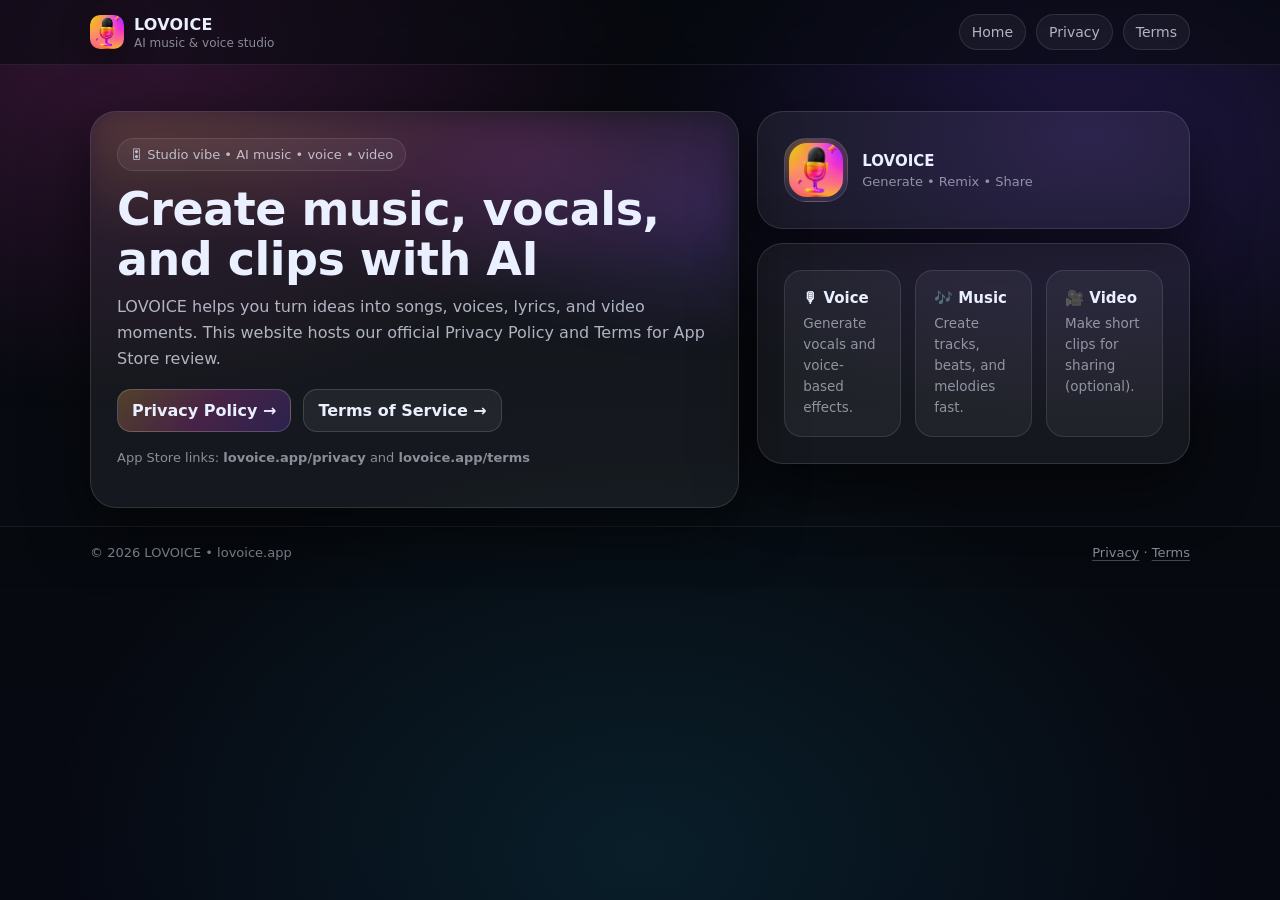
<file: index.html>
<!doctype html>
<html lang="en">
<head>
  <meta charset="utf-8" />
  <meta name="viewport" content="width=device-width, initial-scale=1" />
  <title>LOVOICE — AI Music & Voice Studio</title>
  <meta name="description" content="LOVOICE is an AI music & voice studio. Generate songs, vocals, lyrics, and video clips." />
  <meta property="og:title" content="LOVOICE — AI Music & Voice Studio" />
  <meta property="og:description" content="Generate songs, vocals, lyrics, and video clips with AI." />
  <meta property="og:type" content="website" />
  <meta property="og:image" content="/assets/logo.png" />
  <link rel="icon" href="/assets/logo.png" />
  <link rel="stylesheet" href="/assets/styles.css" />
</head>
<body>
  <header class="topbar">
    <div class="container">
      <nav class="nav">
        <a class="brand" href="/index.html">
          <img src="/assets/logo.png" alt="LOVOICE logo">
          <div>
            <div class="name">LOVOICE</div>
            <span class="tag">AI music & voice studio</span>
          </div>
        </a>

        <div class="menu">
          <a class="pill" data-nav href="/index.html">Home</a>
          <a class="pill" data-nav href="/privacy.html">Privacy</a>
          <a class="pill" data-nav href="/terms.html">Terms</a>
        </div>
      </nav>
    </div>
  </header>

  <main class="container hero">
    <div class="heroGrid">
      <section class="card glow">
        <div class="cardInner">
          <div class="kicker">🎛 Studio vibe • AI music • voice • video</div>
          <h1>Create music, vocals, and clips with AI</h1>
          <p class="lead">
            LOVOICE helps you turn ideas into songs, voices, lyrics, and video moments.
            This website hosts our official Privacy Policy and Terms for App Store review.
          </p>

          <div class="actions">
            <a class="btn primary" href="/privacy.html">Privacy Policy →</a>
            <a class="btn" href="/terms.html">Terms of Service →</a>
          </div>

          <p class="small" style="margin-top:16px; color:rgba(234,240,255,.55); font-size:13px; line-height:1.55;">
            App Store links: <strong>lovoice.app/privacy</strong> and <strong>lovoice.app/terms</strong>
          </p>
        </div>
      </section>

      <aside class="side">
        <div class="card">
          <div class="cardInner mini">
            <div class="miniLogo">
              <img src="/assets/logo.png" alt="LOVOICE icon">
            </div>
            <div class="miniText">
              <strong>LOVOICE</strong>
              <span>Generate • Remix • Share</span>
            </div>
          </div>
        </div>

        <div class="card">
          <div class="cardInner">
            <div class="grid3">
              <div class="feature">
                <h3>🎙 Voice</h3>
                <p>Generate vocals and voice-based effects.</p>
              </div>
              <div class="feature">
                <h3>🎶 Music</h3>
                <p>Create tracks, beats, and melodies fast.</p>
              </div>
              <div class="feature">
                <h3>🎥 Video</h3>
                <p>Make short clips for sharing (optional).</p>
              </div>
            </div>
          </div>
        </div>
      </aside>
    </div>
  </main>

  <footer class="footer">
    <div class="container">
      <div class="footerRow">
        <div>© <span data-year></span> LOVOICE • lovoice.app</div>
        <div>
          <a href="/privacy.html">Privacy</a> ·
          <a href="/terms.html">Terms</a>
        </div>
      </div>
    </div>
  </footer>

  <script src="/assets/app.js"></script>
</body>
</html>
</file>
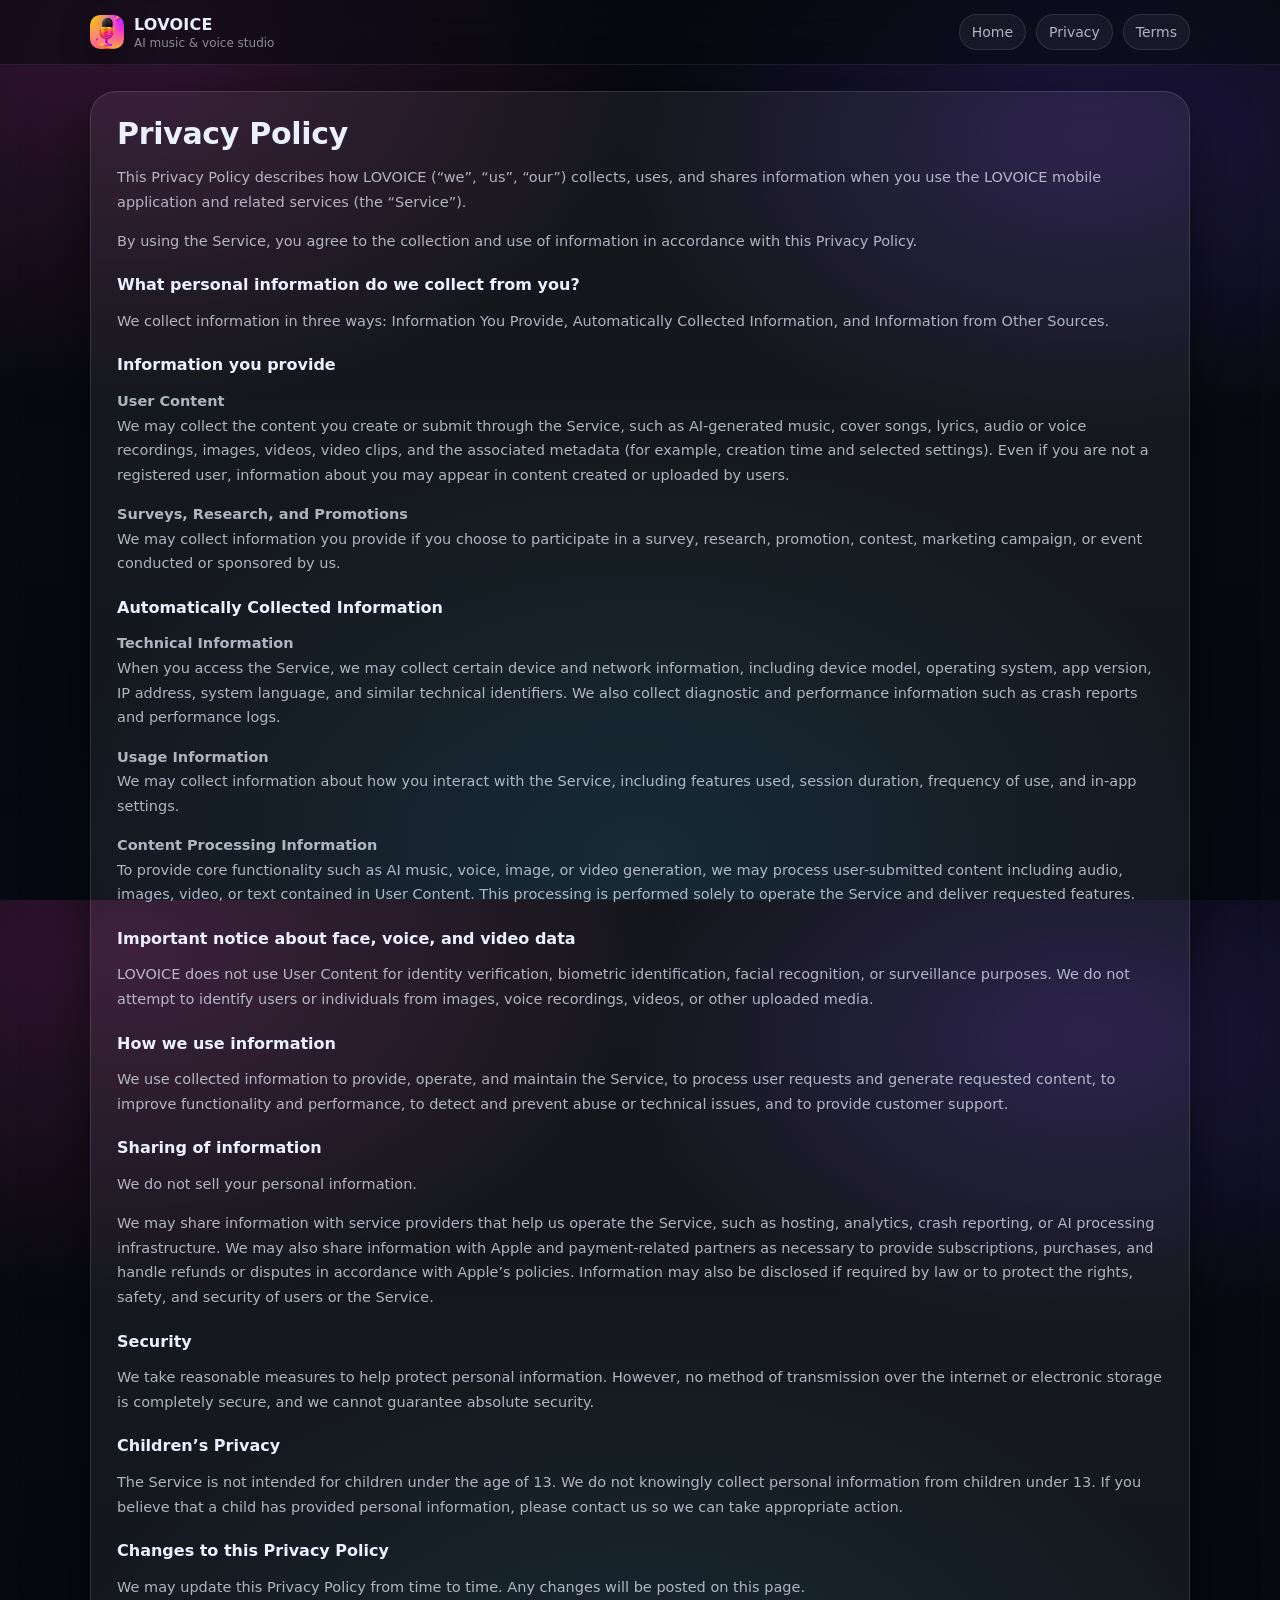
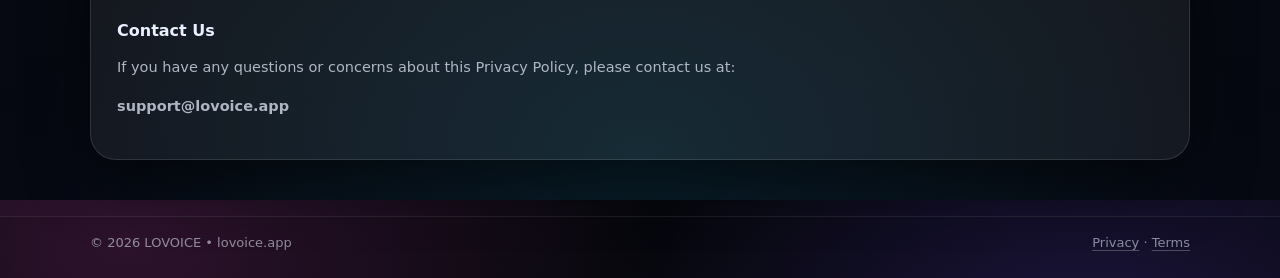
<file: privacy.html>
<!doctype html>
<html lang="en">
<head>
  <meta charset="utf-8" />
  <meta name="viewport" content="width=device-width, initial-scale=1" />
  <title>Privacy Policy — LOVOICE</title>
  <meta name="description" content="LOVOICE Privacy Policy" />
  <link rel="icon" href="/assets/logo.png" />
  <link rel="stylesheet" href="/assets/styles.css" />
</head>
<body>
  <header class="topbar">
    <div class="container">
      <nav class="nav">
        <a class="brand" href="/index.html">
          <img src="/assets/logo.png" alt="LOVOICE logo">
          <div>
            <div class="name">LOVOICE</div>
            <span class="tag">AI music & voice studio</span>
          </div>
        </a>

        <div class="menu">
          <a class="pill" data-nav href="/index.html">Home</a>
          <a class="pill" data-nav href="/privacy.html">Privacy</a>
          <a class="pill" data-nav href="/terms.html">Terms</a>
        </div>
      </nav>
    </div>
  </header>

  <main class="container page">
    <section class="card doc">
      <h1>Privacy Policy</h1>

      <p>This Privacy Policy describes how LOVOICE (“we”, “us”, “our”) collects, uses, and shares information when you use the LOVOICE mobile application and related services (the “Service”).</p>
      <p>By using the Service, you agree to the collection and use of information in accordance with this Privacy Policy.</p>

      <h2>What personal information do we collect from you?</h2>
      <p>We collect information in three ways: Information You Provide, Automatically Collected Information, and Information from Other Sources.</p>

      <h2>Information you provide</h2>
      <p><strong>User Content</strong><br>
      We may collect the content you create or submit through the Service, such as AI-generated music, cover songs, lyrics, audio or voice recordings, images, videos, video clips, and the associated metadata (for example, creation time and selected settings). Even if you are not a registered user, information about you may appear in content created or uploaded by users.</p>

      <p><strong>Surveys, Research, and Promotions</strong><br>
      We may collect information you provide if you choose to participate in a survey, research, promotion, contest, marketing campaign, or event conducted or sponsored by us.</p>

      <h2>Automatically Collected Information</h2>
      <p><strong>Technical Information</strong><br>
      When you access the Service, we may collect certain device and network information, including device model, operating system, app version, IP address, system language, and similar technical identifiers. We also collect diagnostic and performance information such as crash reports and performance logs.</p>

      <p><strong>Usage Information</strong><br>
      We may collect information about how you interact with the Service, including features used, session duration, frequency of use, and in-app settings.</p>

      <p><strong>Content Processing Information</strong><br>
      To provide core functionality such as AI music, voice, image, or video generation, we may process user-submitted content including audio, images, video, or text contained in User Content. This processing is performed solely to operate the Service and deliver requested features.</p>

      <h2>Important notice about face, voice, and video data</h2>
      <p>LOVOICE does not use User Content for identity verification, biometric identification, facial recognition, or surveillance purposes. We do not attempt to identify users or individuals from images, voice recordings, videos, or other uploaded media.</p>

      <h2>How we use information</h2>
      <p>We use collected information to provide, operate, and maintain the Service, to process user requests and generate requested content, to improve functionality and performance, to detect and prevent abuse or technical issues, and to provide customer support.</p>

      <h2>Sharing of information</h2>
      <p>We do not sell your personal information.</p>
      <p>We may share information with service providers that help us operate the Service, such as hosting, analytics, crash reporting, or AI processing infrastructure. We may also share information with Apple and payment-related partners as necessary to provide subscriptions, purchases, and handle refunds or disputes in accordance with Apple’s policies. Information may also be disclosed if required by law or to protect the rights, safety, and security of users or the Service.</p>

      <h2>Security</h2>
      <p>We take reasonable measures to help protect personal information. However, no method of transmission over the internet or electronic storage is completely secure, and we cannot guarantee absolute security.</p>

      <h2>Children’s Privacy</h2>
      <p>The Service is not intended for children under the age of 13. We do not knowingly collect personal information from children under 13. If you believe that a child has provided personal information, please contact us so we can take appropriate action.</p>

      <h2>Changes to this Privacy Policy</h2>
      <p>We may update this Privacy Policy from time to time. Any changes will be posted on this page.</p>

      <h2>Contact Us</h2>
      <p>If you have any questions or concerns about this Privacy Policy, please contact us at:</p>
      <p><strong>support@lovoice.app</strong></p>
    </section>
  </main>

  <footer class="footer">
    <div class="container">
      <div class="footerRow">
        <div>© <span data-year></span> LOVOICE • lovoice.app</div>
        <div>
          <a href="/privacy.html">Privacy</a> ·
          <a href="/terms.html">Terms</a>
        </div>
      </div>
    </div>
  </footer>

  <script src="/assets/app.js"></script>
</body>
</html>
</file>
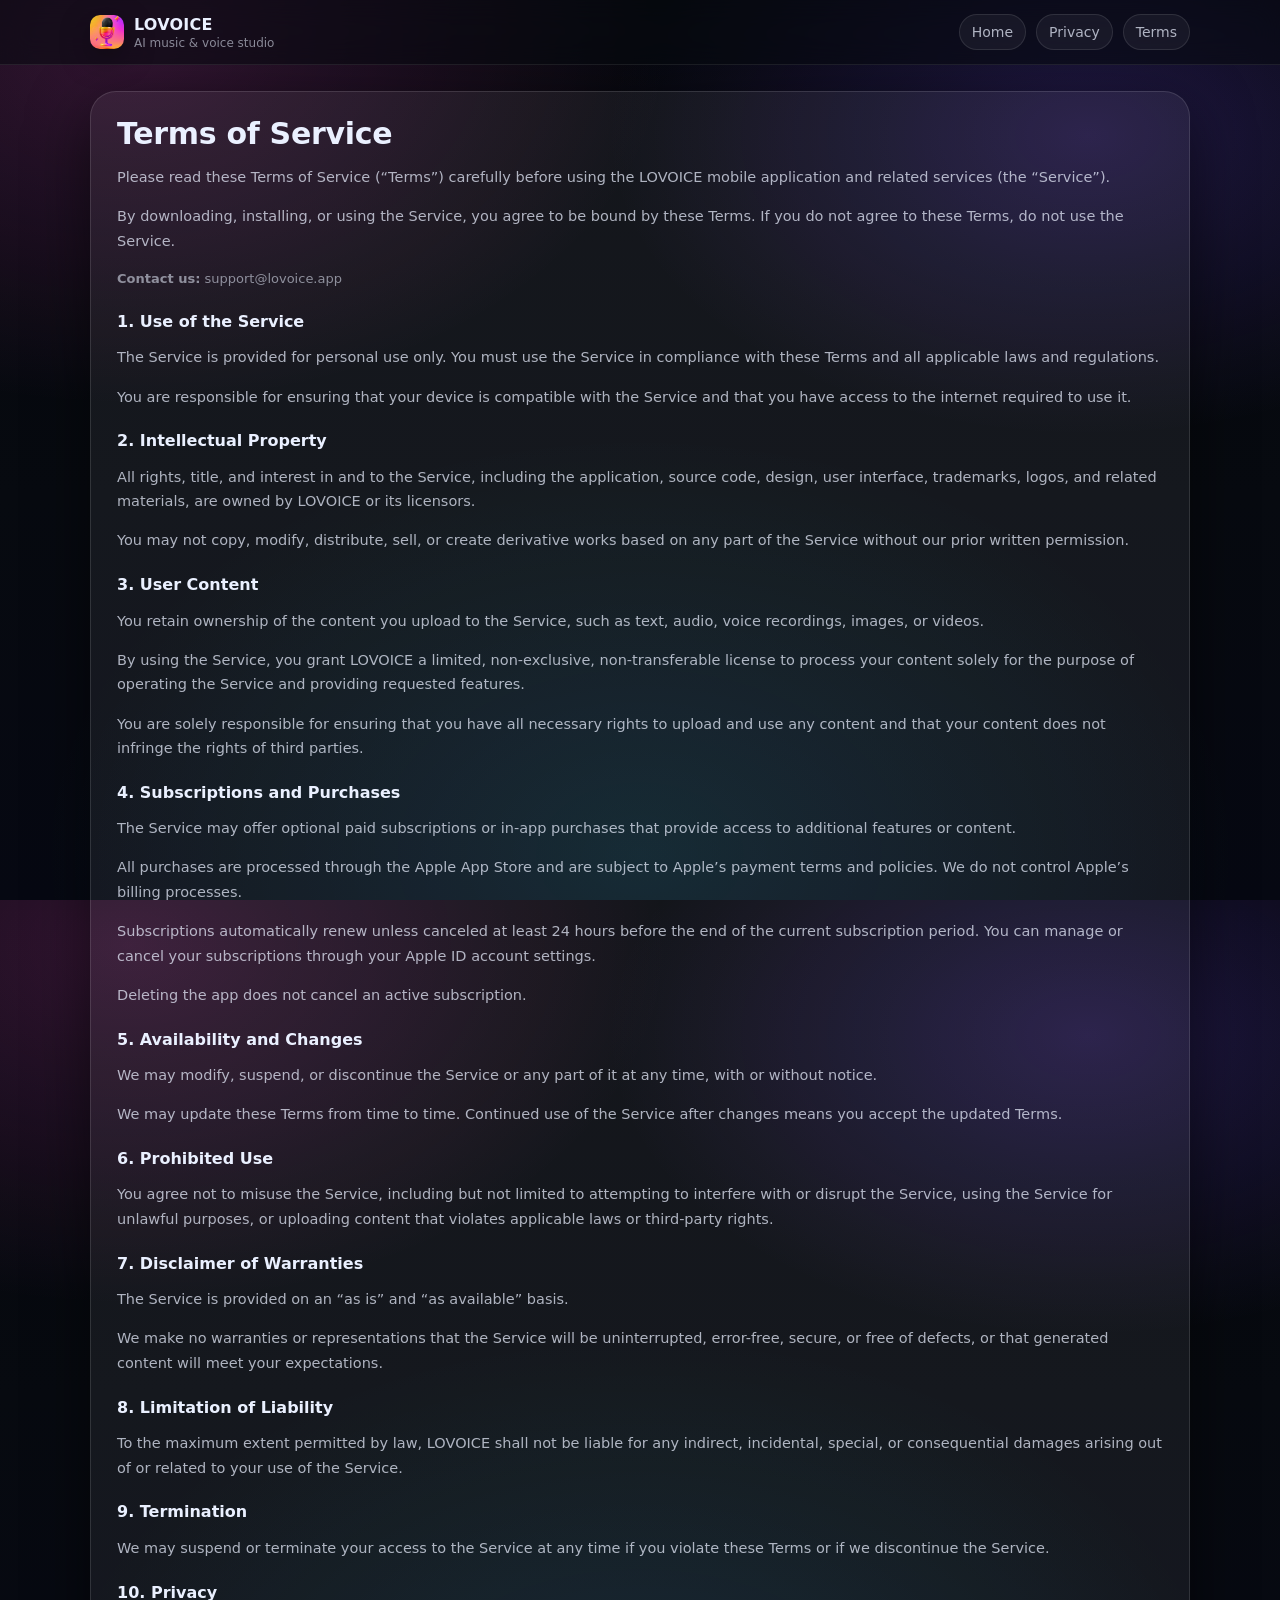
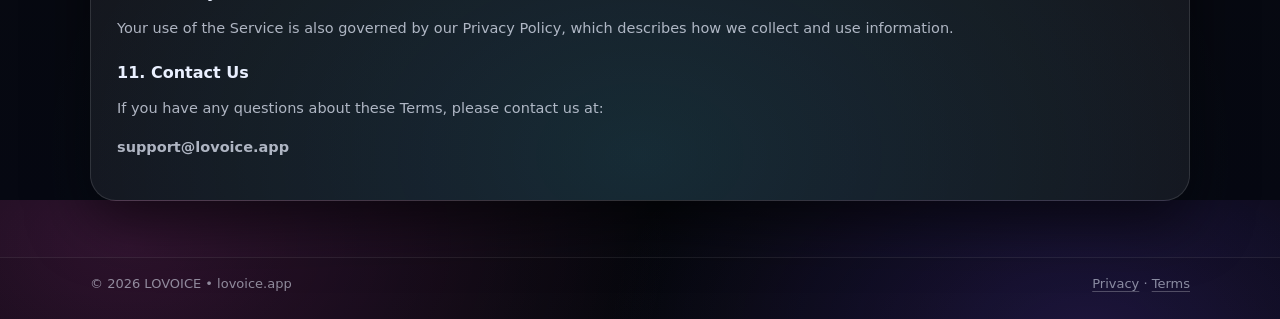
<file: terms.html>
<!doctype html>
<html lang="en">
<head>
  <meta charset="utf-8" />
  <meta name="viewport" content="width=device-width, initial-scale=1" />
  <title>Terms of Service — LOVOICE</title>
  <meta name="description" content="LOVOICE Terms of Service" />
  <link rel="icon" href="/assets/logo.png" />
  <link rel="stylesheet" href="/assets/styles.css" />
</head>
<body>
  <header class="topbar">
    <div class="container">
      <nav class="nav">
        <a class="brand" href="/index.html">
          <img src="/assets/logo.png" alt="LOVOICE logo">
          <div>
            <div class="name">LOVOICE</div>
            <span class="tag">AI music & voice studio</span>
          </div>
        </a>

        <div class="menu">
          <a class="pill" data-nav href="/index.html">Home</a>
          <a class="pill" data-nav href="/privacy.html">Privacy</a>
          <a class="pill" data-nav href="/terms.html">Terms</a>
        </div>
      </nav>
    </div>
  </header>

  <main class="container page">
    <section class="card doc">
      <h1>Terms of Service</h1>

      <p>Please read these Terms of Service (“Terms”) carefully before using the LOVOICE mobile application and related services (the “Service”).</p>
      <p>By downloading, installing, or using the Service, you agree to be bound by these Terms. If you do not agree to these Terms, do not use the Service.</p>

      <p class="small"><strong>Contact us:</strong> support@lovoice.app</p>

      <h2>1. Use of the Service</h2>
      <p>The Service is provided for personal use only. You must use the Service in compliance with these Terms and all applicable laws and regulations.</p>
      <p>You are responsible for ensuring that your device is compatible with the Service and that you have access to the internet required to use it.</p>

      <h2>2. Intellectual Property</h2>
      <p>All rights, title, and interest in and to the Service, including the application, source code, design, user interface, trademarks, logos, and related materials, are owned by LOVOICE or its licensors.</p>
      <p>You may not copy, modify, distribute, sell, or create derivative works based on any part of the Service without our prior written permission.</p>

      <h2>3. User Content</h2>
      <p>You retain ownership of the content you upload to the Service, such as text, audio, voice recordings, images, or videos.</p>
      <p>By using the Service, you grant LOVOICE a limited, non-exclusive, non-transferable license to process your content solely for the purpose of operating the Service and providing requested features.</p>
      <p>You are solely responsible for ensuring that you have all necessary rights to upload and use any content and that your content does not infringe the rights of third parties.</p>

      <h2>4. Subscriptions and Purchases</h2>
      <p>The Service may offer optional paid subscriptions or in-app purchases that provide access to additional features or content.</p>
      <p>All purchases are processed through the Apple App Store and are subject to Apple’s payment terms and policies. We do not control Apple’s billing processes.</p>
      <p>Subscriptions automatically renew unless canceled at least 24 hours before the end of the current subscription period. You can manage or cancel your subscriptions through your Apple ID account settings.</p>
      <p>Deleting the app does not cancel an active subscription.</p>

      <h2>5. Availability and Changes</h2>
      <p>We may modify, suspend, or discontinue the Service or any part of it at any time, with or without notice.</p>
      <p>We may update these Terms from time to time. Continued use of the Service after changes means you accept the updated Terms.</p>

      <h2>6. Prohibited Use</h2>
      <p>You agree not to misuse the Service, including but not limited to attempting to interfere with or disrupt the Service, using the Service for unlawful purposes, or uploading content that violates applicable laws or third-party rights.</p>

      <h2>7. Disclaimer of Warranties</h2>
      <p>The Service is provided on an “as is” and “as available” basis.</p>
      <p>We make no warranties or representations that the Service will be uninterrupted, error-free, secure, or free of defects, or that generated content will meet your expectations.</p>

      <h2>8. Limitation of Liability</h2>
      <p>To the maximum extent permitted by law, LOVOICE shall not be liable for any indirect, incidental, special, or consequential damages arising out of or related to your use of the Service.</p>

      <h2>9. Termination</h2>
      <p>We may suspend or terminate your access to the Service at any time if you violate these Terms or if we discontinue the Service.</p>

      <h2>10. Privacy</h2>
      <p>Your use of the Service is also governed by our Privacy Policy, which describes how we collect and use information.</p>

      <h2>11. Contact Us</h2>
      <p>If you have any questions about these Terms, please contact us at:</p>
      <p><strong>support@lovoice.app</strong></p>
    </section>
  </main>

  <footer class="footer">
    <div class="container">
      <div class="footerRow">
        <div>© <span data-year></span> LOVOICE • lovoice.app</div>
        <div>
          <a href="/privacy.html">Privacy</a> ·
          <a href="/terms.html">Terms</a>
        </div>
      </div>
    </div>
  </footer>

  <script src="/assets/app.js"></script>
</body>
</html>
</file>
<file: assets/styles.css>
:root{
  --bg:#070A10;
  --text:#EAF0FF;
  --muted: rgba(234,240,255,.72);
  --muted2: rgba(234,240,255,.55);
  --panel: rgba(255,255,255,.06);
  --panel2: rgba(255,255,255,.08);
  --border: rgba(255,255,255,.12);
  --shadow: 0 20px 60px rgba(0,0,0,.55);
  --r: 18px;
  --r2: 26px;

  --g1:#FFB84A;
  --g2:#FF4FD8;
  --g3:#7C4DFF;
  --g4:#20E3FF;
}

*{box-sizing:border-box}
html,body{height:100%}
body{
  margin:0;
  font-family:-apple-system,BlinkMacSystemFont,"SF Pro Text","SF Pro Display",Inter,system-ui,Segoe UI,Roboto,Arial,sans-serif;
  background:
    radial-gradient(900px 600px at 10% 5%, rgba(255,79,216,.18), transparent 60%),
    radial-gradient(800px 500px at 85% 15%, rgba(124,77,255,.22), transparent 60%),
    radial-gradient(1000px 700px at 50% 95%, rgba(32,227,255,.10), transparent 60%),
    linear-gradient(180deg, #05070C, #070A10 55%, #060812);
  color:var(--text);
  overflow-x:hidden;
}

a{color:inherit; text-decoration:none}
a:hover{opacity:.95}

.container{
  width:min(1100px, 92vw);
  margin:0 auto;
}

.topbar{
  position:sticky; top:0; z-index:50;
  backdrop-filter: blur(14px);
  -webkit-backdrop-filter: blur(14px);
  background: rgba(7,10,16,.55);
  border-bottom: 1px solid rgba(255,255,255,.08);
}

.nav{
  display:flex;
  align-items:center;
  justify-content:space-between;
  gap:16px;
  padding:14px 0;
}

.brand{
  display:flex; align-items:center; gap:10px;
  min-width: 170px;
}
.brand img{
  width:34px; height:34px; border-radius:10px;
  box-shadow: 0 10px 30px rgba(0,0,0,.35);
}
.brand .name{font-weight:800; letter-spacing:.2px;}
.brand .tag{
  display:block;
  font-size:12px;
  color:var(--muted2);
  margin-top:2px;
}

.menu{
  display:flex; align-items:center; gap:10px;
  flex-wrap:wrap;
  justify-content:flex-end;
}
.pill{
  padding:9px 12px;
  border:1px solid rgba(255,255,255,.10);
  background: rgba(255,255,255,.05);
  border-radius: 999px;
  color: var(--muted);
  font-size: 14px;
}
.pill.active{
  color: var(--text);
  border-color: rgba(255,255,255,.18);
  background: rgba(255,255,255,.09);
}
.pill.cta{
  border: 1px solid rgba(255,255,255,.16);
  background: linear-gradient(135deg, rgba(255,184,74,.20), rgba(255,79,216,.18), rgba(124,77,255,.18));
  color: var(--text);
}

.hero{
  padding: 46px 0 18px;
}
.heroGrid{
  display:grid;
  grid-template-columns: 1.2fr .8fr;
  gap: 18px;
  align-items:stretch;
}
@media (max-width: 900px){
  .heroGrid{grid-template-columns: 1fr;}
}

.card{
  border:1px solid rgba(255,255,255,.12);
  background: rgba(255,255,255,.06);
  border-radius: var(--r2);
  box-shadow: var(--shadow);
  overflow:hidden;
}
.cardInner{ padding: 26px; }

.glow{ position:relative; }
.glow:before{
  content:"";
  position:absolute; inset:-2px;
  background:
    radial-gradient(500px 200px at 10% 0%, rgba(255,184,74,.22), transparent 65%),
    radial-gradient(500px 220px at 65% 10%, rgba(255,79,216,.20), transparent 65%),
    radial-gradient(520px 240px at 95% 25%, rgba(124,77,255,.22), transparent 60%);
  filter: blur(18px);
  opacity:.85;
  z-index:-1;
}

.kicker{
  display:inline-flex;
  align-items:center;
  gap:10px;
  font-size:13px;
  color: var(--muted);
  padding: 8px 12px;
  border-radius: 999px;
  background: rgba(255,255,255,.05);
  border:1px solid rgba(255,255,255,.10);
}

h1{
  margin: 14px 0 10px;
  font-size: clamp(30px, 3.6vw, 46px);
  line-height: 1.08;
  letter-spacing: -.5px;
}
.lead{
  margin: 0 0 18px;
  color: var(--muted);
  font-size: 16px;
  line-height: 1.6;
  max-width: 62ch;
}

.actions{
  display:flex; gap:12px; flex-wrap:wrap;
  margin-top: 18px;
}
.btn{
  display:inline-flex;
  align-items:center;
  gap:10px;
  padding: 11px 14px;
  border-radius: 14px;
  border: 1px solid rgba(255,255,255,.14);
  background: rgba(255,255,255,.06);
  color: var(--text);
  font-weight: 700;
}
.btn.primary{
  background: linear-gradient(135deg, rgba(255,184,74,.26), rgba(255,79,216,.22), rgba(124,77,255,.22));
  border-color: rgba(255,255,255,.18);
}
.btn:hover{transform: translateY(-1px)}
.btn:active{transform: translateY(0px)}

.side{display:flex; flex-direction:column; gap: 14px; height:100%;}

.mini{
  display:flex;
  gap:14px;
  align-items:center;
}
.miniLogo{
  width:64px; height:64px;
  border-radius: 22px;
  background:
    radial-gradient(circle at 30% 30%, rgba(255,184,74,.35), transparent 60%),
    radial-gradient(circle at 70% 30%, rgba(255,79,216,.28), transparent 60%),
    radial-gradient(circle at 55% 70%, rgba(124,77,255,.28), transparent 60%),
    rgba(255,255,255,.06);
  border:1px solid rgba(255,255,255,.12);
  display:flex; align-items:center; justify-content:center;
  overflow:hidden;
}
.miniLogo img{width: 54px; height:54px; border-radius: 18px}
.miniText strong{display:block; font-size:15px}
.miniText span{display:block; color: var(--muted2); font-size:13px; margin-top:4px}

.grid3{
  display:grid;
  grid-template-columns: repeat(3, 1fr);
  gap: 14px;
}
@media (max-width: 900px){ .grid3{grid-template-columns: 1fr; } }

.feature{
  padding: 18px;
  border-radius: var(--r);
  border: 1px solid rgba(255,255,255,.10);
  background: rgba(255,255,255,.05);
}
.feature h3{margin: 0 0 6px; font-size: 15px;}
.feature p{margin:0; color: var(--muted2); font-size: 13.5px; line-height: 1.55;}

.page{ padding: 26px 0 56px; }
.doc{ padding: 26px; }
.doc h1{margin:0 0 10px; font-size: 30px; letter-spacing: -.3px;}
.doc h2{margin: 22px 0 8px; font-size: 16px;}
.doc p, .doc li{color: var(--muted); line-height: 1.7; font-size: 14.5px;}
.doc ul{padding-left: 20px}
.doc .small{color: var(--muted2); font-size: 13px;}

.footer{
  padding: 18px 0 28px;
  border-top: 1px solid rgba(255,255,255,.08);
  background: rgba(0,0,0,.10);
}
.footerRow{
  display:flex;
  align-items:center;
  justify-content:space-between;
  gap:12px;
  flex-wrap:wrap;
  color: var(--muted2);
  font-size: 13px;
}
.footer a{
  text-decoration: underline;
  text-decoration-color: rgba(255,255,255,.25);
  text-underline-offset: 3px;
}
</file>
